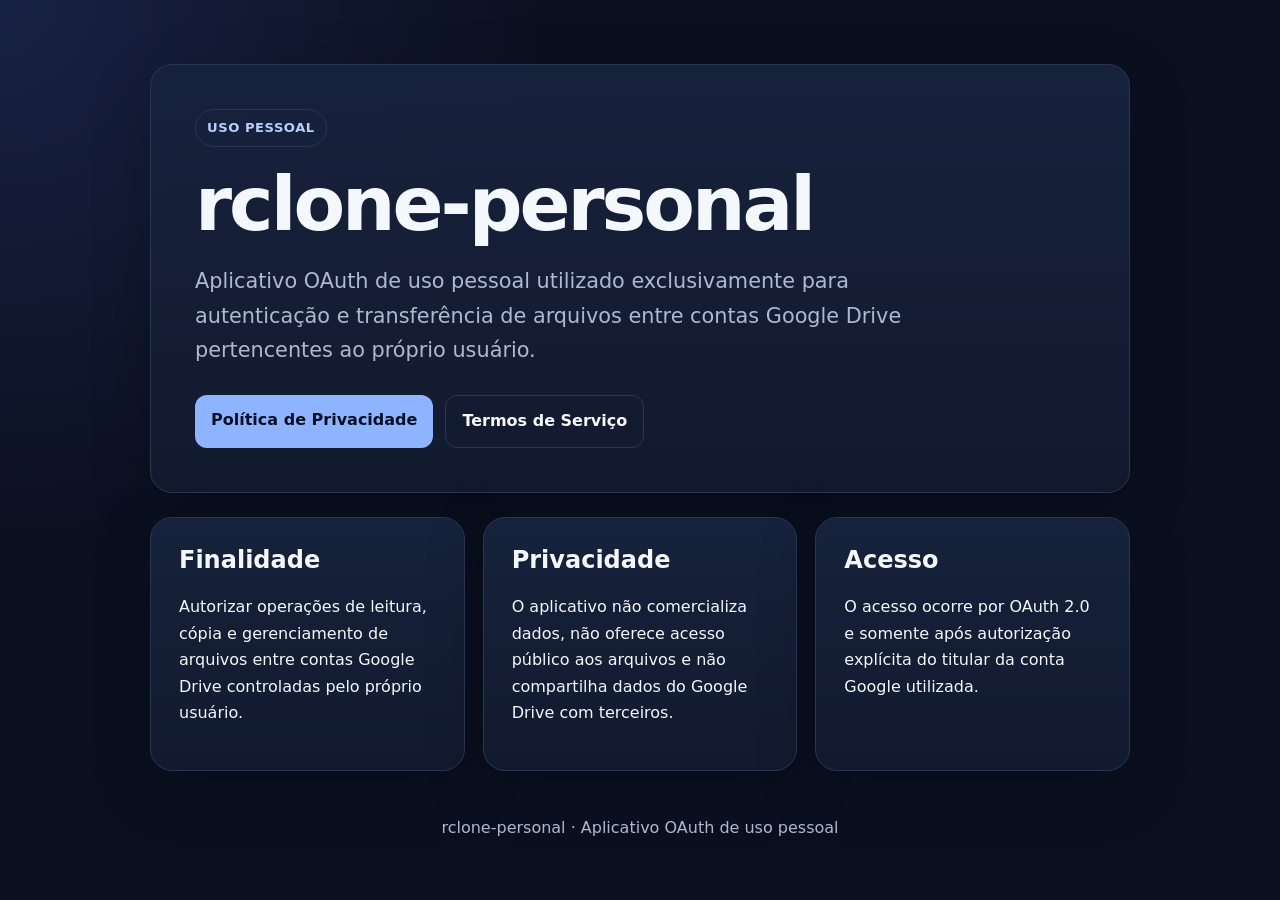
<file: index.html>
<!doctype html>
<html lang="pt-BR">
<head>
  <meta charset="utf-8">
  <meta name="viewport" content="width=device-width, initial-scale=1">
  <title>rclone-personal</title>
  <meta name="description" content="Aplicativo OAuth pessoal para autenticação e transferência de arquivos entre contas Google Drive do próprio usuário.">
  <link rel="stylesheet" href="styles.css">
</head>
<body>
  <main class="container">
    <section class="hero card">
      <span class="badge">Uso pessoal</span>
      <h1>rclone-personal</h1>
      <p class="lead">Aplicativo OAuth de uso pessoal utilizado exclusivamente para autenticação e transferência de arquivos entre contas Google Drive pertencentes ao próprio usuário.</p>
      <div class="actions">
        <a class="button" href="privacy.html">Política de Privacidade</a>
        <a class="button button-secondary" href="terms.html">Termos de Serviço</a>
      </div>
    </section>
    <section class="grid">
      <article class="card"><h2>Finalidade</h2><p>Autorizar operações de leitura, cópia e gerenciamento de arquivos entre contas Google Drive controladas pelo próprio usuário.</p></article>
      <article class="card"><h2>Privacidade</h2><p>O aplicativo não comercializa dados, não oferece acesso público aos arquivos e não compartilha dados do Google Drive com terceiros.</p></article>
      <article class="card"><h2>Acesso</h2><p>O acesso ocorre por OAuth 2.0 e somente após autorização explícita do titular da conta Google utilizada.</p></article>
    </section>
    <footer><p>rclone-personal · Aplicativo OAuth de uso pessoal</p></footer>
  </main>
</body>
</html>
</file>
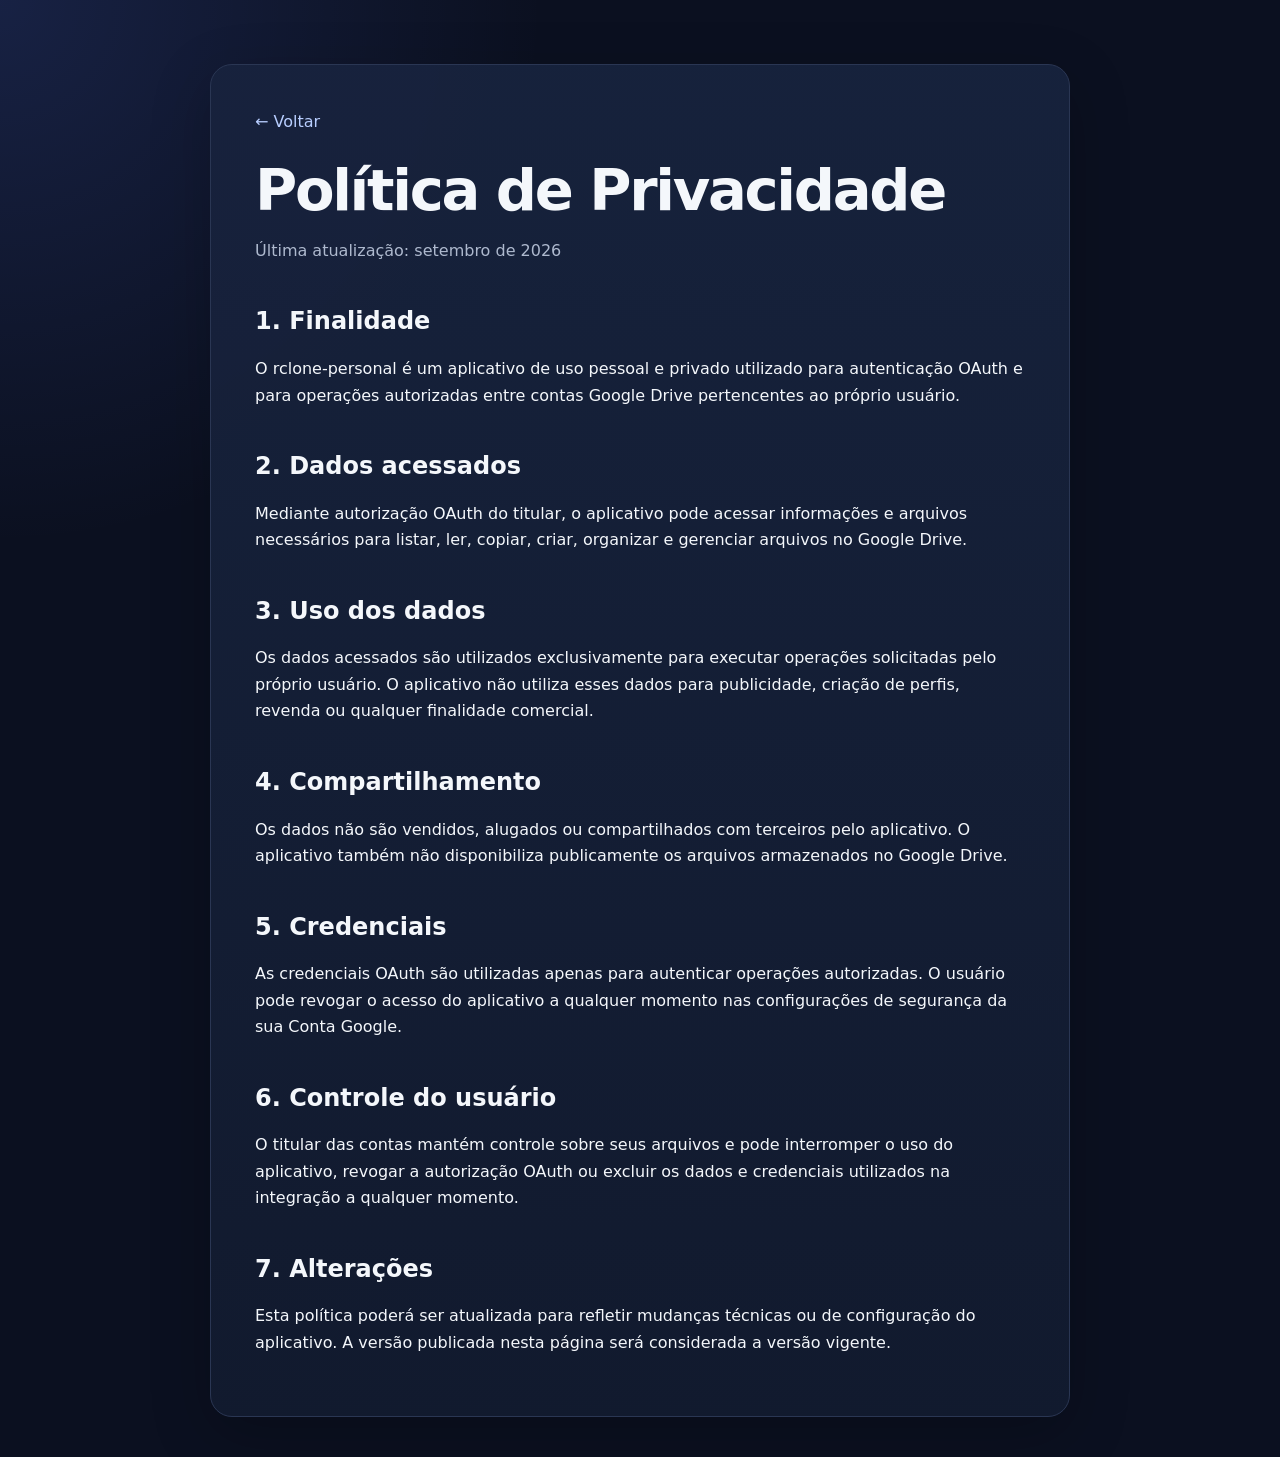
<file: privacy.html>
<!doctype html>
<html lang="pt-BR">
<head>
  <meta charset="utf-8">
  <meta name="viewport" content="width=device-width, initial-scale=1">
  <title>Política de Privacidade — rclone-personal</title>
  <link rel="stylesheet" href="styles.css">
</head>
<body>
<main class="container">
<article class="card legal">
<a class="back" href="index.html">← Voltar</a>
<h1>Política de Privacidade</h1>
<p class="muted">Última atualização: setembro de 2026</p>
<h2>1. Finalidade</h2>
<p>O rclone-personal é um aplicativo de uso pessoal e privado utilizado para autenticação OAuth e para operações autorizadas entre contas Google Drive pertencentes ao próprio usuário.</p>
<h2>2. Dados acessados</h2>
<p>Mediante autorização OAuth do titular, o aplicativo pode acessar informações e arquivos necessários para listar, ler, copiar, criar, organizar e gerenciar arquivos no Google Drive.</p>
<h2>3. Uso dos dados</h2>
<p>Os dados acessados são utilizados exclusivamente para executar operações solicitadas pelo próprio usuário. O aplicativo não utiliza esses dados para publicidade, criação de perfis, revenda ou qualquer finalidade comercial.</p>
<h2>4. Compartilhamento</h2>
<p>Os dados não são vendidos, alugados ou compartilhados com terceiros pelo aplicativo. O aplicativo também não disponibiliza publicamente os arquivos armazenados no Google Drive.</p>
<h2>5. Credenciais</h2>
<p>As credenciais OAuth são utilizadas apenas para autenticar operações autorizadas. O usuário pode revogar o acesso do aplicativo a qualquer momento nas configurações de segurança da sua Conta Google.</p>
<h2>6. Controle do usuário</h2>
<p>O titular das contas mantém controle sobre seus arquivos e pode interromper o uso do aplicativo, revogar a autorização OAuth ou excluir os dados e credenciais utilizados na integração a qualquer momento.</p>
<h2>7. Alterações</h2>
<p>Esta política poderá ser atualizada para refletir mudanças técnicas ou de configuração do aplicativo. A versão publicada nesta página será considerada a versão vigente.</p>
</article>
</main>
</body>
</html>
</file>
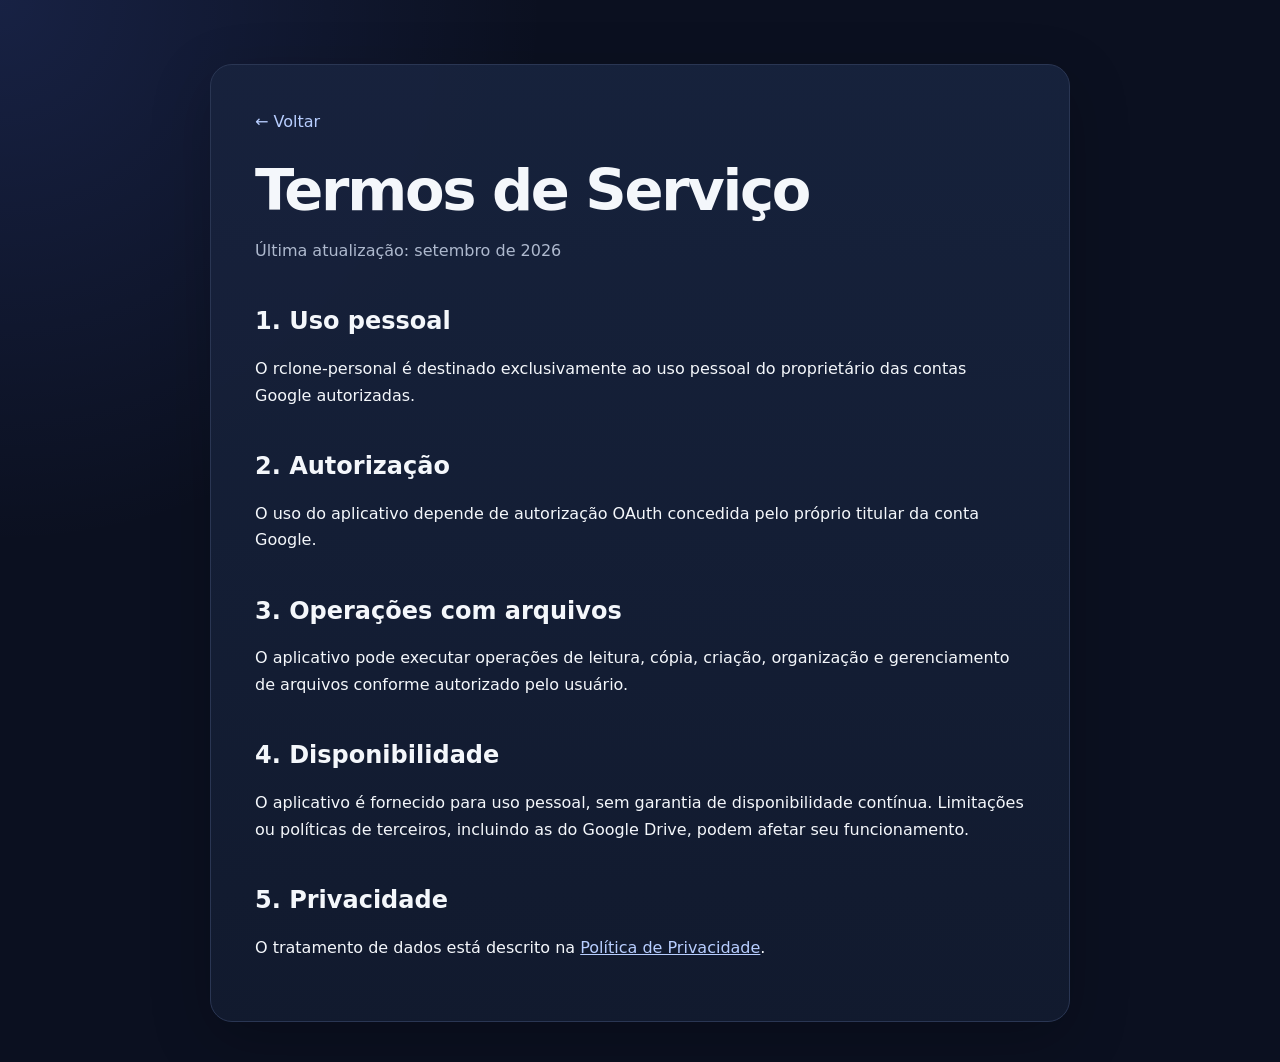
<file: terms.html>
<!doctype html>
<html lang="pt-BR">
<head>
  <meta charset="utf-8">
  <meta name="viewport" content="width=device-width, initial-scale=1">
  <title>Termos de Serviço — rclone-personal</title>
  <link rel="stylesheet" href="styles.css">
</head>
<body>
<main class="container">
<article class="card legal">
<a class="back" href="index.html">← Voltar</a>
<h1>Termos de Serviço</h1>
<p class="muted">Última atualização: setembro de 2026</p>
<h2>1. Uso pessoal</h2>
<p>O rclone-personal é destinado exclusivamente ao uso pessoal do proprietário das contas Google autorizadas.</p>
<h2>2. Autorização</h2>
<p>O uso do aplicativo depende de autorização OAuth concedida pelo próprio titular da conta Google.</p>
<h2>3. Operações com arquivos</h2>
<p>O aplicativo pode executar operações de leitura, cópia, criação, organização e gerenciamento de arquivos conforme autorizado pelo usuário.</p>
<h2>4. Disponibilidade</h2>
<p>O aplicativo é fornecido para uso pessoal, sem garantia de disponibilidade contínua. Limitações ou políticas de terceiros, incluindo as do Google Drive, podem afetar seu funcionamento.</p>
<h2>5. Privacidade</h2>
<p>O tratamento de dados está descrito na <a href="privacy.html">Política de Privacidade</a>.</p>
</article>
</main>
</body>
</html>
</file>
<file: styles.css>
:root{color-scheme:dark;--bg:#0b1020;--surface:#121a2f;--surface2:#17223d;--text:#f4f7fb;--muted:#aeb9ce;--line:#2a3653;--accent:#8fb4ff;--accent2:#b8ceff;--max:980px}*{box-sizing:border-box}html{scroll-behavior:smooth}body{margin:0;min-height:100vh;font-family:Inter,ui-sans-serif,system-ui,-apple-system,BlinkMacSystemFont,"Segoe UI",sans-serif;background:radial-gradient(circle at top left,rgba(89,125,255,.16),transparent 34rem),var(--bg);color:var(--text);line-height:1.65}a{color:var(--accent2)}.container{width:min(calc(100% - 32px),var(--max));margin:0 auto;padding:64px 0 40px}.card{background:linear-gradient(180deg,rgba(23,34,61,.96),rgba(18,26,47,.96));border:1px solid var(--line);border-radius:22px;padding:clamp(24px,4vw,44px);box-shadow:0 18px 60px rgba(0,0,0,.22)}.hero{margin-bottom:24px}.badge{display:inline-block;padding:7px 11px;border:1px solid var(--line);border-radius:999px;color:var(--accent2);font-size:.82rem;font-weight:700;letter-spacing:.04em;text-transform:uppercase}h1{margin:18px 0 10px;font-size:clamp(2.2rem,7vw,4.7rem);line-height:1.05;letter-spacing:-.04em}h2{margin-top:1.8em;line-height:1.2}.lead{max-width:760px;color:var(--muted);font-size:clamp(1.05rem,2.3vw,1.3rem)}.muted{color:var(--muted)}.actions{display:flex;flex-wrap:wrap;gap:12px;margin-top:28px}.button{display:inline-block;text-decoration:none;font-weight:700;padding:12px 16px;border-radius:12px;background:var(--accent);color:#071024}.button-secondary{color:var(--text);background:transparent;border:1px solid var(--line)}.grid{display:grid;grid-template-columns:repeat(3,1fr);gap:18px}.grid .card{padding:28px}.grid h2{margin-top:0}.legal{max-width:860px;margin:0 auto}.legal h1{font-size:clamp(2rem,6vw,3.6rem)}.back{display:inline-block;margin-bottom:8px;text-decoration:none}footer{padding:28px 8px 0;color:var(--muted);text-align:center}@media(max-width:760px){.container{padding-top:28px}.grid{grid-template-columns:1fr}}
</file>
